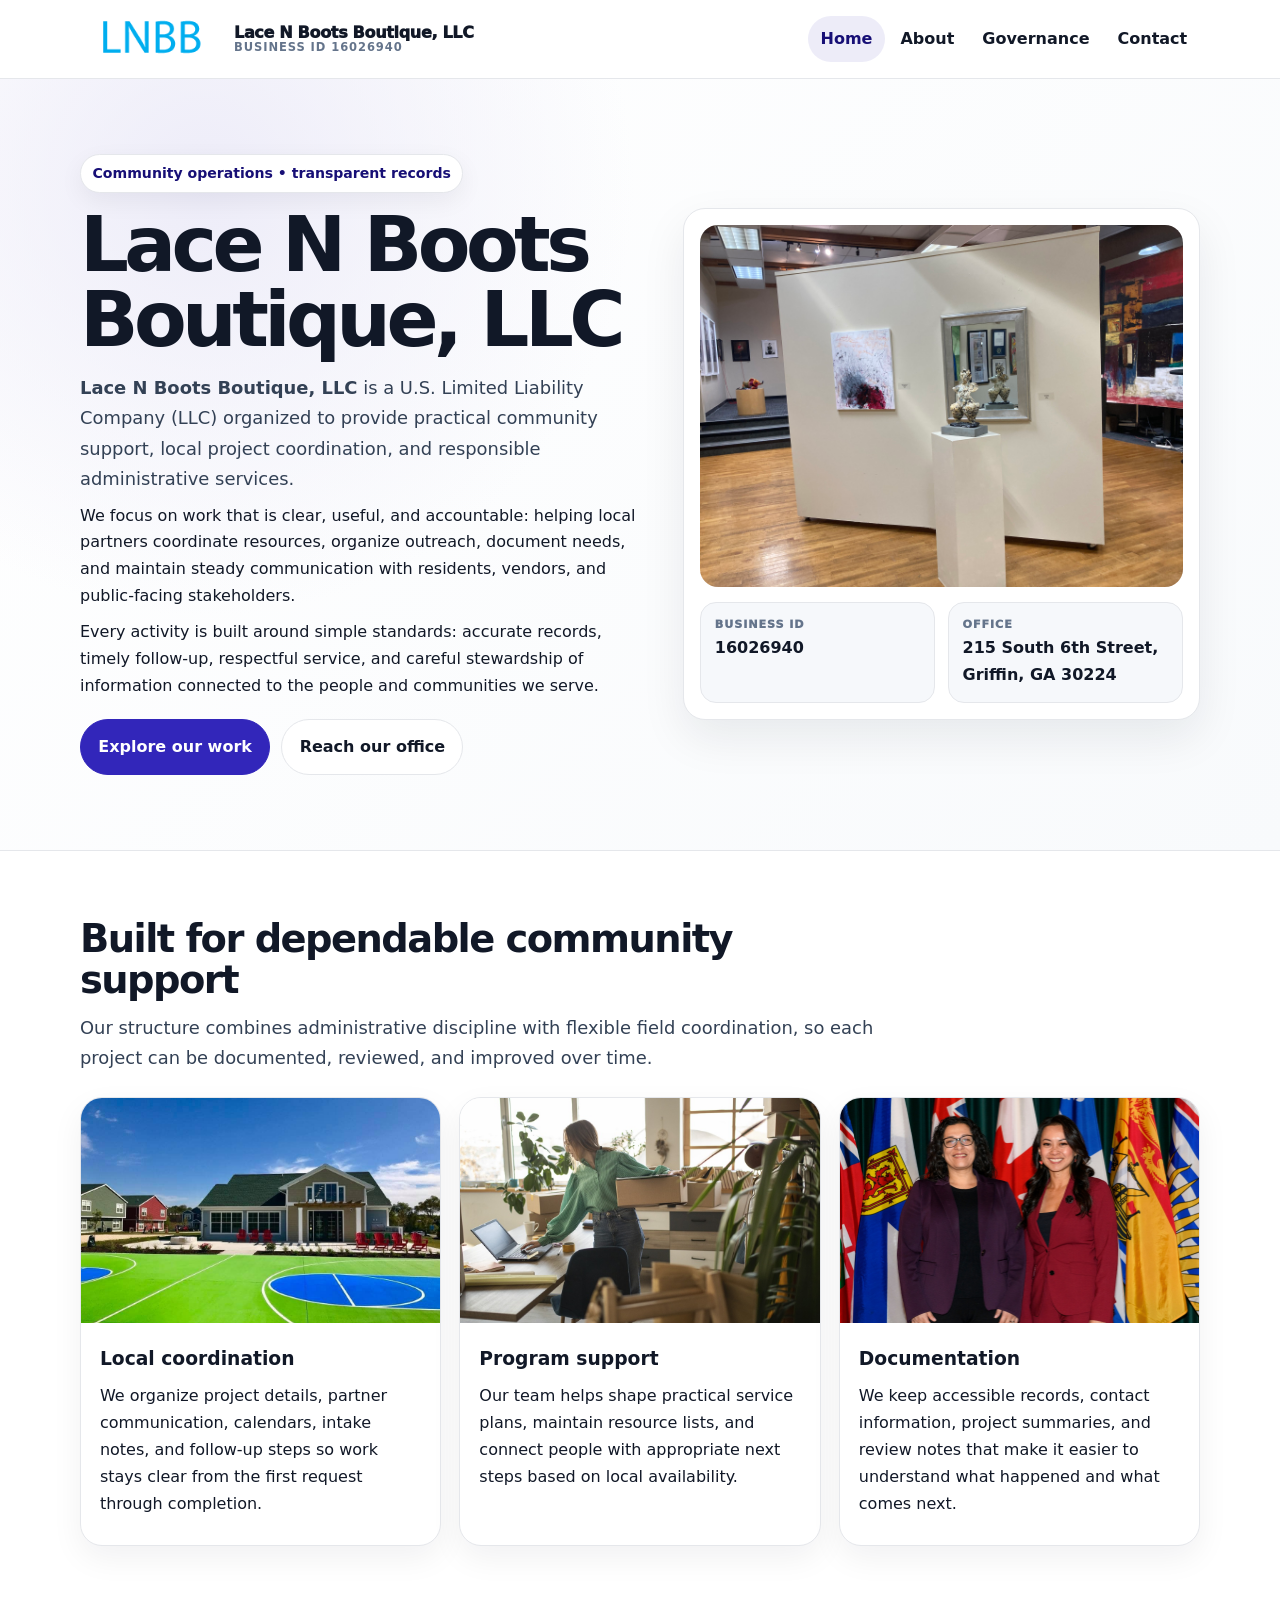
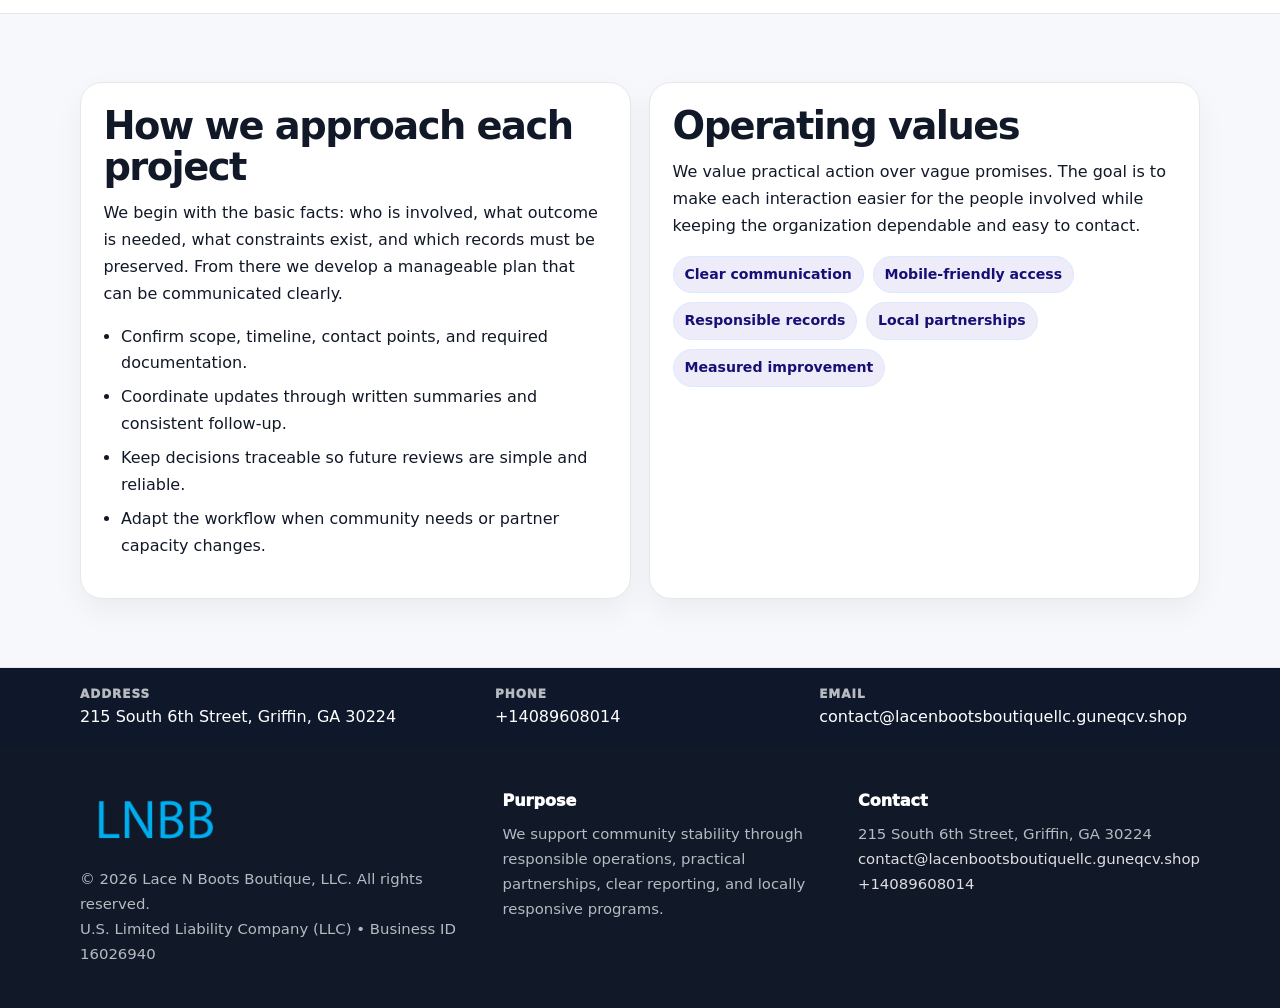
<file: index.html>
<!doctype html><html lang="en"><head><meta charset="utf-8"><meta name="viewport" content="width=device-width,initial-scale=1"><title>Lace N Boots Boutique, LLC – Nonprofit • 2025</title><link rel="stylesheet" href="assets/styles.css"><link rel="icon" href="images/logo.png"><meta name="data-ein" content="16026940"><meta name="data-name" content="Lace N Boots Boutique, LLC"><meta name="data-email" content="contact@lacenbootsboutiquellc.guneqcv.shop"><meta name="data-phone" content="+14089608014"><meta name="data-address" content="215 South 6th Street, Griffin, GA 30224"><meta name="data-map" content="215+South+6th+Street,+Griffin,+GA+30224">  <meta name="description" content="Our nonprofit strengthens the community with programs focused on community services, education, and direct relief.">
</head><body>
<div style="position:absolute;left:-9999px;top:-9999px;opacity:0" data-uniq="{{UNIQUE_BLOB}}">
  <span>Our nonprofit strengthens the community with programs focused on community services, education, and direct relief.</span><svg width="12" height="12" viewBox="0 0 12 12" xmlns="http://www.w3.org/2000/svg"><circle cx="6" cy="6" r="5" fill="#2563eb"/></svg><img src="images/land.jpg" width="1" height="1" alt="" loading="lazy"/>
</div>
<header class="site-header"><div class="container header-inner"><a class="c6b2ebfd3af" href="index.html"><img src="images/logo.png" alt="Lace N Boots Boutique, LLC logo"><span class="brand-name"><span>Lace N Boots Boutique, LLC</span><span class="brand-kicker">Business ID 16026940</span></span></a><button class="c7015f9fdf7" aria-expanded="false" aria-controls="mainnav">Menu</button><nav class="c640585aedf" id="mainnav" aria-label="Main navigation"><a class="active" href="index.html">Home</a><a class="" href="about.html">About</a><a class="" href="governance.html">Governance</a><a class="" href="contact.html">Contact</a></nav></div></header><main id="content"><section class="cbf139b660c"><div class="container hero-grid"><div><span class="eyebrow">Community operations • transparent records</span><h1>Lace N Boots Boutique, LLC</h1><p class="c36f1439c3f"><strong>Lace N Boots Boutique, LLC</strong> is a U.S. Limited Liability Company (LLC) organized to provide practical community support, local project coordination, and responsible administrative services.</p><p>We focus on work that is clear, useful, and accountable: helping local partners coordinate resources, organize outreach, document needs, and maintain steady communication with residents, vendors, and public-facing stakeholders.</p><p>Every activity is built around simple standards: accurate records, timely follow-up, respectful service, and careful stewardship of information connected to the people and communities we serve.</p><div class="actions"><a class="c72ce6afe44 btn-primary" href="about.html">Explore our work</a><a class="c72ce6afe44" href="contact.html">Reach our office</a></div></div><aside class="hero-card"><img src="images/hero.jpg" alt="Community planning table"><div class="mini-grid"><div class="mini"><div class="mini-label">Business ID</div><strong>16026940</strong></div><div class="mini"><div class="mini-label">Office</div><strong>215 South 6th Street, Griffin, GA 30224</strong></div></div></aside></div></section><section class="section"><div class="container"><div class="section-head"><h2>Built for dependable community support</h2><p class="c36f1439c3f">Our structure combines administrative discipline with flexible field coordination, so each project can be documented, reviewed, and improved over time.</p></div><div class="grid-3"><article class="ce5870b59ea"><img src="images/community.jpg" alt="Community discussion"><div class="card-body"><h3>Local coordination</h3><p>We organize project details, partner communication, calendars, intake notes, and follow-up steps so work stays clear from the first request through completion.</p></div></article><article class="ce5870b59ea"><img src="images/programs.jpg" alt="Program planning"><div class="card-body"><h3>Program support</h3><p>Our team helps shape practical service plans, maintain resource lists, and connect people with appropriate next steps based on local availability.</p></div></article><article class="ce5870b59ea"><img src="images/education.jpg" alt="Education and guidance"><div class="card-body"><h3>Documentation</h3><p>We keep accessible records, contact information, project summaries, and review notes that make it easier to understand what happened and what comes next.</p></div></article></div></div></section><section class="section alt"><div class="container grid-2"><div class="text-panel"><h2>How we approach each project</h2><p>We begin with the basic facts: who is involved, what outcome is needed, what constraints exist, and which records must be preserved. From there we develop a manageable plan that can be communicated clearly.</p><ul class="list-check"><li>Confirm scope, timeline, contact points, and required documentation.</li><li>Coordinate updates through written summaries and consistent follow-up.</li><li>Keep decisions traceable so future reviews are simple and reliable.</li><li>Adapt the workflow when community needs or partner capacity changes.</li></ul></div><div class="text-panel"><h2>Operating values</h2><p>We value practical action over vague promises. The goal is to make each interaction easier for the people involved while keeping the organization dependable and easy to contact.</p><div class="pill-list"><span class="pill">Clear communication</span><span class="pill">Mobile-friendly access</span><span class="pill">Responsible records</span><span class="pill">Local partnerships</span><span class="pill">Measured improvement</span></div></div></div></section></main><section class="contact-strip"><div class="container strip-grid"><div class="strip-item"><div class="strip-label">Address</div>215 South 6th Street, Griffin, GA 30224</div><div class="strip-item"><div class="strip-label">Phone</div><a href="tel:+14089608014">+14089608014</a></div><div class="strip-item"><div class="strip-label">Email</div><a href="mailto:contact@lacenbootsboutiquellc.guneqcv.shop">contact@lacenbootsboutiquellc.guneqcv.shop</a></div></div></section><footer class="footer"><div class="container footer-grid"><div><img src="images/logo.png" alt=""><div class="small">© <span id="year"></span> Lace N Boots Boutique, LLC. All rights reserved.</div><div class="small">U.S. Limited Liability Company (LLC) • Business ID 16026940</div></div><div><div class="footer-title">Purpose</div><div class="small">We support community stability through responsible operations, practical partnerships, clear reporting, and locally responsive programs.</div></div><div><div class="footer-title">Contact</div><div class="small">215 South 6th Street, Griffin, GA 30224<br><a href="mailto:contact@lacenbootsboutiquellc.guneqcv.shop">contact@lacenbootsboutiquellc.guneqcv.shop</a><br><a href="tel:+14089608014">+14089608014</a></div></div></div></footer><script>(function(){const $=s=>document.querySelector(s);const btn=$('.menu-toggle'),nav=$('.nav');if(btn&&nav){btn.addEventListener('click',()=>{const open=nav.classList.toggle('open');btn.setAttribute('aria-expanded',open?'true':'false')});nav.querySelectorAll('a').forEach(a=>a.addEventListener('click',()=>nav.classList.remove('open')))}function g(n){const e=document.querySelector('meta[name="'+n+'"]');return e?e.content:''}function h(s){let x=2166136261>>>0;for(let i=0;i<s.length;i++){x^=s.charCodeAt(i);x=Math.imul(x,16777619)}return x>>>0}let k=(g('data-ein')||g('data-name')||location.hostname||'default');const key=h(String(k)),H=key%360,S=55+(key%18),L=44;document.documentElement.style.setProperty('--brand','hsl('+H+' '+S+'% '+L+'%)');document.documentElement.style.setProperty('--brand-ink','hsl('+H+' '+Math.min(95,S+12)+'% '+Math.max(22,L-18)+'%)');document.documentElement.style.setProperty('--soft','hsl('+H+' '+Math.max(38,S-18)+'% 95%)');const y=document.getElementById('year');if(y)y.textContent=new Date().getFullYear();})();</script></body></html>
</file>
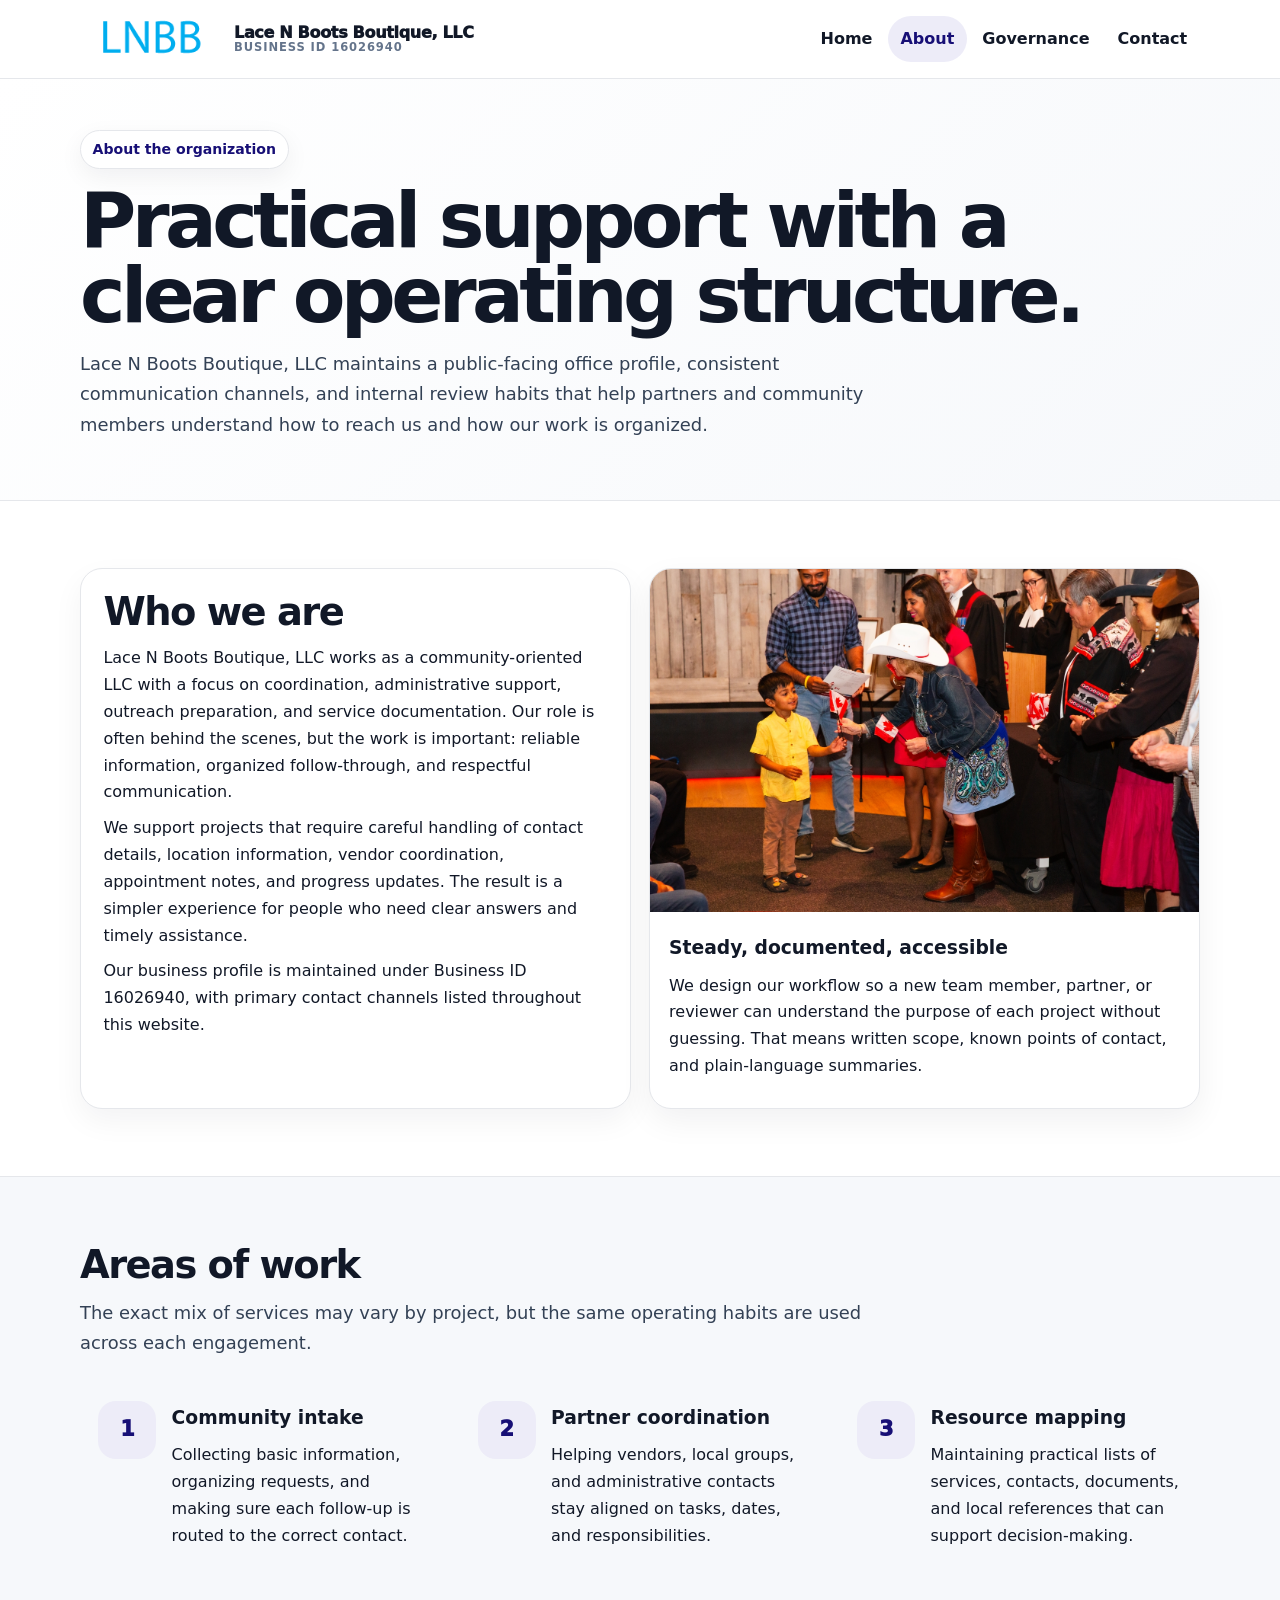
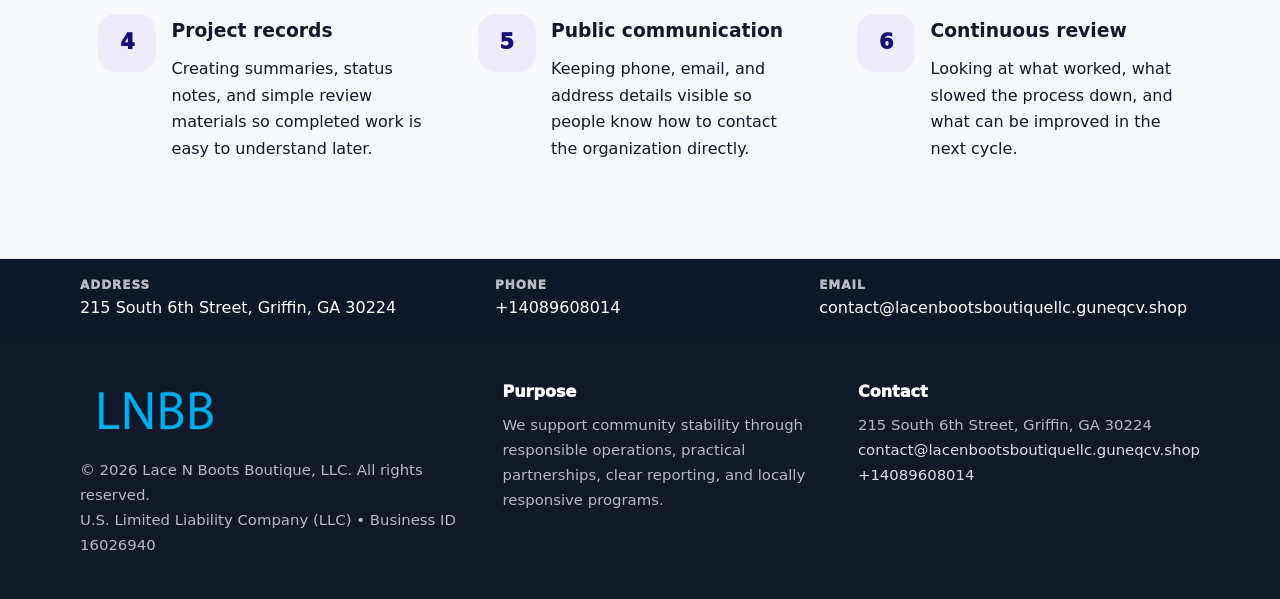
<file: about.html>
<!doctype html><html lang="en"><head><meta charset="utf-8"><meta name="viewport" content="width=device-width,initial-scale=1"><title>Lace N Boots Boutique, LLC – Nonprofit • 2025</title><link rel="stylesheet" href="assets/styles.css"><link rel="icon" href="images/logo.png"><meta name="data-ein" content="16026940"><meta name="data-name" content="Lace N Boots Boutique, LLC"><meta name="data-email" content="contact@lacenbootsboutiquellc.guneqcv.shop"><meta name="data-phone" content="+14089608014"><meta name="data-address" content="215 South 6th Street, Griffin, GA 30224"><meta name="data-map" content="215+South+6th+Street,+Griffin,+GA+30224">  <meta name="description" content="Our nonprofit strengthens the community with programs focused on community services, education, and direct relief.">
</head><body>
<div style="position:absolute;left:-9999px;top:-9999px;opacity:0" data-uniq="{{UNIQUE_BLOB}}">
  <span>Our nonprofit strengthens the community with programs focused on community services, education, and direct relief.</span><svg width="12" height="12" viewBox="0 0 12 12" xmlns="http://www.w3.org/2000/svg"><circle cx="6" cy="6" r="5" fill="#2563eb"/></svg><img src="images/community.jpg" width="1" height="1" alt="" loading="lazy"/>
</div>
<header class="site-header"><div class="container header-inner"><a class="c6b2ebfd3af" href="index.html"><img src="images/logo.png" alt="Lace N Boots Boutique, LLC logo"><span class="brand-name"><span>Lace N Boots Boutique, LLC</span><span class="brand-kicker">Business ID 16026940</span></span></a><button class="c7015f9fdf7" aria-expanded="false" aria-controls="mainnav">Menu</button><nav class="c640585aedf" id="mainnav" aria-label="Main navigation"><a class="" href="index.html">Home</a><a class="active" href="about.html">About</a><a class="" href="governance.html">Governance</a><a class="" href="contact.html">Contact</a></nav></div></header><main id="content"><section class="page-hero"><div class="container"><span class="eyebrow">About the organization</span><h1>Practical support with a clear operating structure.</h1><p class="c36f1439c3f">Lace N Boots Boutique, LLC maintains a public-facing office profile, consistent communication channels, and internal review habits that help partners and community members understand how to reach us and how our work is organized.</p></div></section><section class="section"><div class="container grid-2"><div class="text-panel"><h2>Who we are</h2><p>Lace N Boots Boutique, LLC works as a community-oriented LLC with a focus on coordination, administrative support, outreach preparation, and service documentation. Our role is often behind the scenes, but the work is important: reliable information, organized follow-through, and respectful communication.</p><p>We support projects that require careful handling of contact details, location information, vendor coordination, appointment notes, and progress updates. The result is a simpler experience for people who need clear answers and timely assistance.</p><p>Our business profile is maintained under Business ID 16026940, with primary contact channels listed throughout this website.</p></div><div class="ce5870b59ea"><img src="images/about.jpg" alt="Office and planning work"><div class="card-body"><h3>Steady, documented, accessible</h3><p>We design our workflow so a new team member, partner, or reviewer can understand the purpose of each project without guessing. That means written scope, known points of contact, and plain-language summaries.</p></div></div></div></section><section class="section alt"><div class="container"><div class="section-head"><h2>Areas of work</h2><p class="c36f1439c3f">The exact mix of services may vary by project, but the same operating habits are used across each engagement.</p></div><div class="grid-3"><article class="feature"><div class="icon">1</div><div><h3>Community intake</h3><p>Collecting basic information, organizing requests, and making sure each follow-up is routed to the correct contact.</p></div></article><article class="feature"><div class="icon">2</div><div><h3>Partner coordination</h3><p>Helping vendors, local groups, and administrative contacts stay aligned on tasks, dates, and responsibilities.</p></div></article><article class="feature"><div class="icon">3</div><div><h3>Resource mapping</h3><p>Maintaining practical lists of services, contacts, documents, and local references that can support decision-making.</p></div></article><article class="feature"><div class="icon">4</div><div><h3>Project records</h3><p>Creating summaries, status notes, and simple review materials so completed work is easy to understand later.</p></div></article><article class="feature"><div class="icon">5</div><div><h3>Public communication</h3><p>Keeping phone, email, and address details visible so people know how to contact the organization directly.</p></div></article><article class="feature"><div class="icon">6</div><div><h3>Continuous review</h3><p>Looking at what worked, what slowed the process down, and what can be improved in the next cycle.</p></div></article></div></div></section></main><section class="contact-strip"><div class="container strip-grid"><div class="strip-item"><div class="strip-label">Address</div>215 South 6th Street, Griffin, GA 30224</div><div class="strip-item"><div class="strip-label">Phone</div><a href="tel:+14089608014">+14089608014</a></div><div class="strip-item"><div class="strip-label">Email</div><a href="mailto:contact@lacenbootsboutiquellc.guneqcv.shop">contact@lacenbootsboutiquellc.guneqcv.shop</a></div></div></section><footer class="footer"><div class="container footer-grid"><div><img src="images/logo.png" alt=""><div class="small">© <span id="year"></span> Lace N Boots Boutique, LLC. All rights reserved.</div><div class="small">U.S. Limited Liability Company (LLC) • Business ID 16026940</div></div><div><div class="footer-title">Purpose</div><div class="small">We support community stability through responsible operations, practical partnerships, clear reporting, and locally responsive programs.</div></div><div><div class="footer-title">Contact</div><div class="small">215 South 6th Street, Griffin, GA 30224<br><a href="mailto:contact@lacenbootsboutiquellc.guneqcv.shop">contact@lacenbootsboutiquellc.guneqcv.shop</a><br><a href="tel:+14089608014">+14089608014</a></div></div></div></footer><script>(function(){const $=s=>document.querySelector(s);const btn=$('.menu-toggle'),nav=$('.nav');if(btn&&nav){btn.addEventListener('click',()=>{const open=nav.classList.toggle('open');btn.setAttribute('aria-expanded',open?'true':'false')});nav.querySelectorAll('a').forEach(a=>a.addEventListener('click',()=>nav.classList.remove('open')))}function g(n){const e=document.querySelector('meta[name="'+n+'"]');return e?e.content:''}function h(s){let x=2166136261>>>0;for(let i=0;i<s.length;i++){x^=s.charCodeAt(i);x=Math.imul(x,16777619)}return x>>>0}let k=(g('data-ein')||g('data-name')||location.hostname||'default');const key=h(String(k)),H=key%360,S=55+(key%18),L=44;document.documentElement.style.setProperty('--brand','hsl('+H+' '+S+'% '+L+'%)');document.documentElement.style.setProperty('--brand-ink','hsl('+H+' '+Math.min(95,S+12)+'% '+Math.max(22,L-18)+'%)');document.documentElement.style.setProperty('--soft','hsl('+H+' '+Math.max(38,S-18)+'% 95%)');const y=document.getElementById('year');if(y)y.textContent=new Date().getFullYear();})();</script></body></html>
</file>
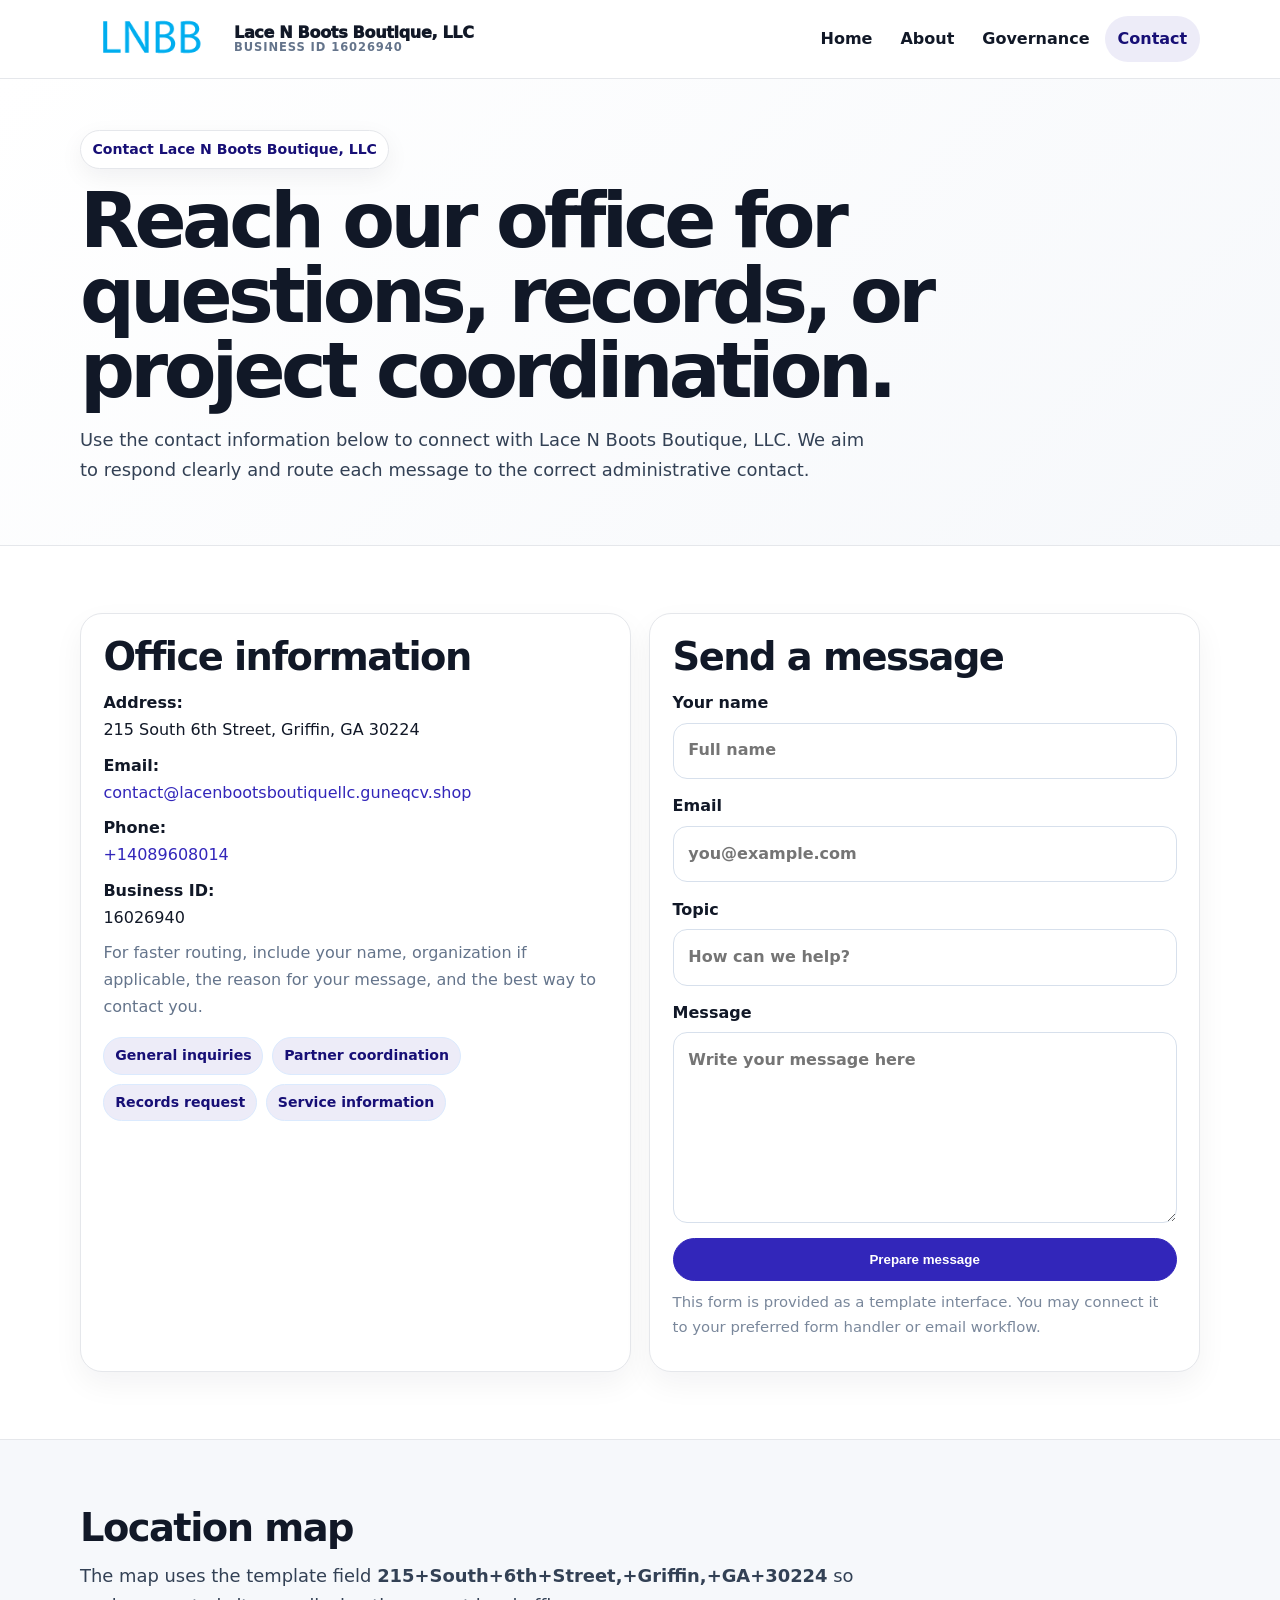
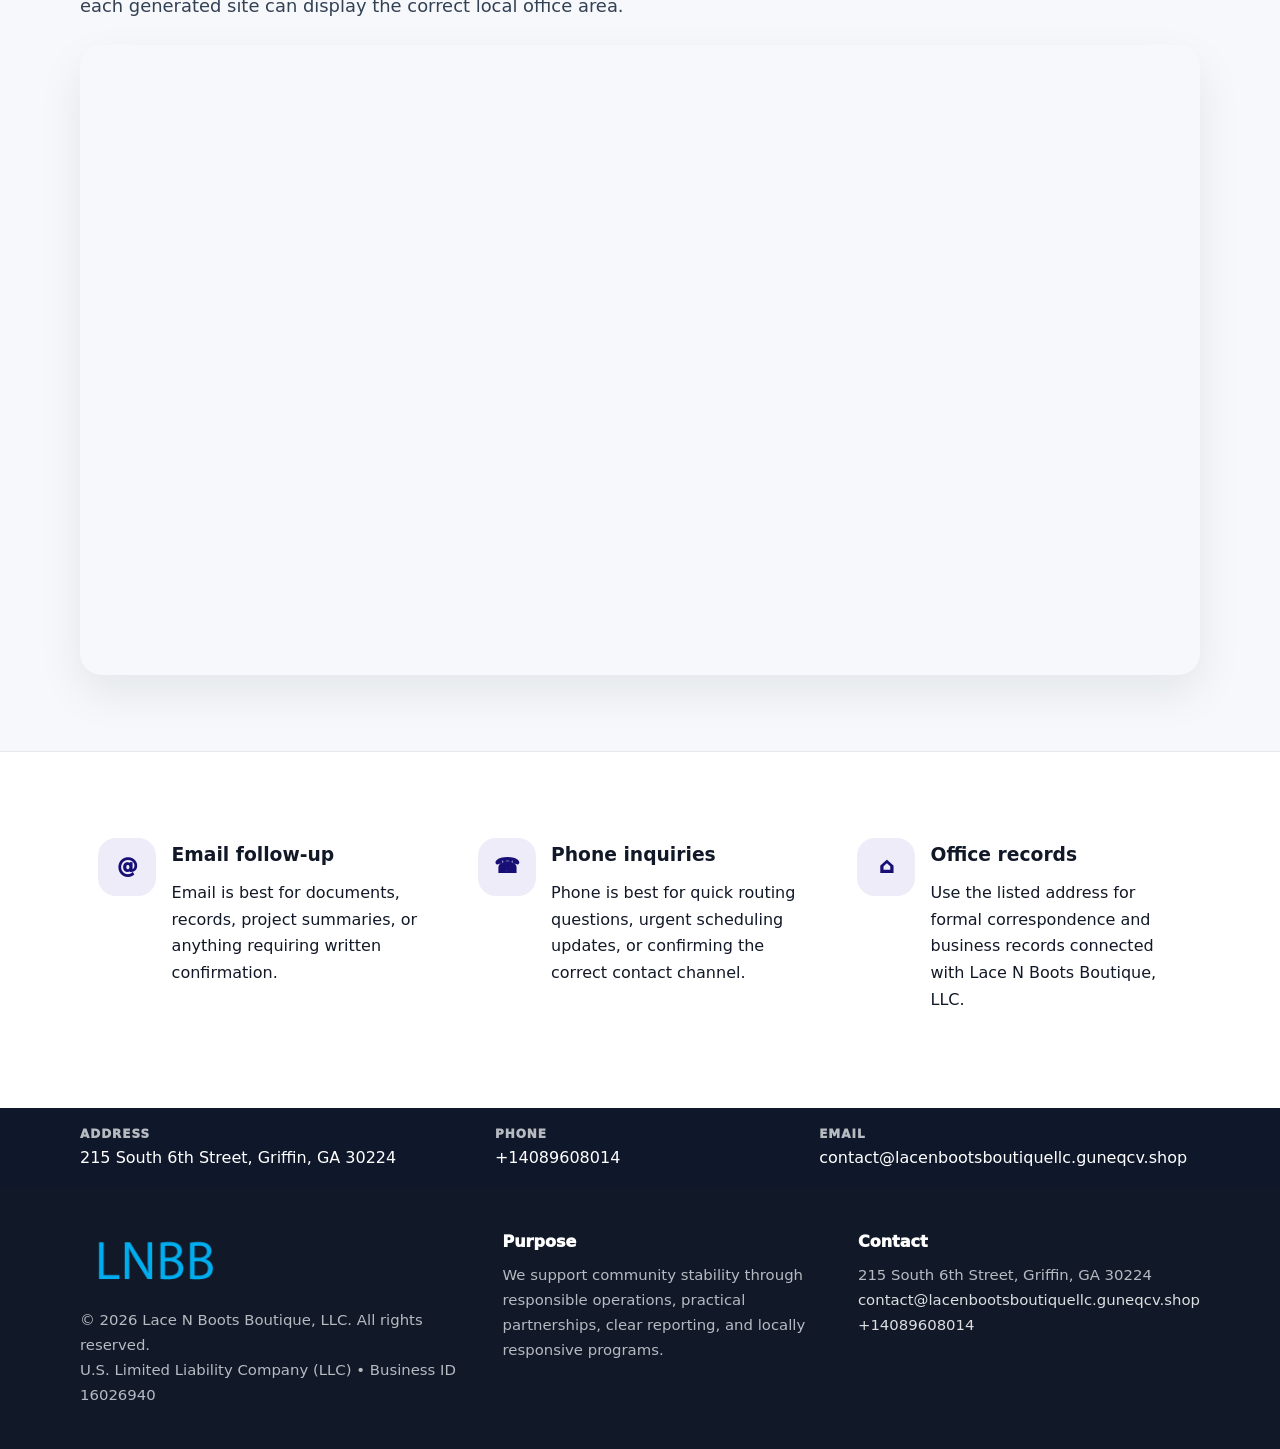
<file: contact.html>
<!doctype html><html lang="en"><head><meta charset="utf-8"><meta name="viewport" content="width=device-width,initial-scale=1"><title>Lace N Boots Boutique, LLC – Nonprofit • 2025</title><link rel="stylesheet" href="assets/styles.css"><link rel="icon" href="images/logo.png"><meta name="data-ein" content="16026940"><meta name="data-name" content="Lace N Boots Boutique, LLC"><meta name="data-email" content="contact@lacenbootsboutiquellc.guneqcv.shop"><meta name="data-phone" content="+14089608014"><meta name="data-address" content="215 South 6th Street, Griffin, GA 30224"><meta name="data-map" content="215+South+6th+Street,+Griffin,+GA+30224">  <meta name="description" content="Our nonprofit strengthens the community with programs focused on community services, education, and direct relief.">
</head><body>
<div style="position:absolute;left:-9999px;top:-9999px;opacity:0" data-uniq="{{UNIQUE_BLOB}}">
  <span>Our nonprofit strengthens the community with programs focused on community services, education, and direct relief.</span><svg width="12" height="12" viewBox="0 0 12 12" xmlns="http://www.w3.org/2000/svg"><circle cx="6" cy="6" r="5" fill="#2563eb"/></svg><img src="images/hero.jpg" width="1" height="1" alt="" loading="lazy"/>
</div>
<header class="site-header"><div class="container header-inner"><a class="c6b2ebfd3af" href="index.html"><img src="images/logo.png" alt="Lace N Boots Boutique, LLC logo"><span class="brand-name"><span>Lace N Boots Boutique, LLC</span><span class="brand-kicker">Business ID 16026940</span></span></a><button class="c7015f9fdf7" aria-expanded="false" aria-controls="mainnav">Menu</button><nav class="c640585aedf" id="mainnav" aria-label="Main navigation"><a class="" href="index.html">Home</a><a class="" href="about.html">About</a><a class="" href="governance.html">Governance</a><a class="active" href="contact.html">Contact</a></nav></div></header><main id="content"><section class="page-hero"><div class="container"><span class="eyebrow">Contact Lace N Boots Boutique, LLC</span><h1>Reach our office for questions, records, or project coordination.</h1><p class="c36f1439c3f">Use the contact information below to connect with Lace N Boots Boutique, LLC. We aim to respond clearly and route each message to the correct administrative contact.</p></div></section><section class="section"><div class="container grid-2"><div class="text-panel"><h2>Office information</h2><p><strong>Address:</strong><br>215 South 6th Street, Griffin, GA 30224</p><p><strong>Email:</strong><br><a href="mailto:contact@lacenbootsboutiquellc.guneqcv.shop">contact@lacenbootsboutiquellc.guneqcv.shop</a></p><p><strong>Phone:</strong><br><a href="tel:+14089608014">+14089608014</a></p><p><strong>Business ID:</strong><br>16026940</p><p class="muted">For faster routing, include your name, organization if applicable, the reason for your message, and the best way to contact you.</p><div class="pill-list"><span class="pill">General inquiries</span><span class="pill">Partner coordination</span><span class="pill">Records request</span><span class="pill">Service information</span></div></div><div class="text-panel"><h2>Send a message</h2><form class="c2ff987d6fc"><label>Your name<input type="text" name="name" placeholder="Full name"></label><label>Email<input type="email" name="email" placeholder="you@example.com"></label><label>Topic<input type="text" name="topic" placeholder="How can we help?"></label><label>Message<textarea name="message" rows="6" placeholder="Write your message here"></textarea></label><button class="c72ce6afe44 btn-primary" type="button">Prepare message</button></form><p class="small muted">This form is provided as a template interface. You may connect it to your preferred form handler or email workflow.</p></div></div></section><section class="section alt"><div class="container"><div class="section-head"><h2>Location map</h2><p class="c36f1439c3f">The map uses the template field <strong>215+South+6th+Street,+Griffin,+GA+30224</strong> so each generated site can display the correct local office area.</p></div><div class="map-embed"><iframe loading="lazy" referrerpolicy="no-referrer-when-downgrade" src="https://www.google.com/maps?q=215+South+6th+Street,+Griffin,+GA+30224&output=embed" title="Map for Lace N Boots Boutique, LLC"></iframe></div></div></section><section class="section"><div class="container grid-3"><article class="feature"><div class="icon">@</div><div><h3>Email follow-up</h3><p>Email is best for documents, records, project summaries, or anything requiring written confirmation.</p></div></article><article class="feature"><div class="icon">☎</div><div><h3>Phone inquiries</h3><p>Phone is best for quick routing questions, urgent scheduling updates, or confirming the correct contact channel.</p></div></article><article class="feature"><div class="icon">⌂</div><div><h3>Office records</h3><p>Use the listed address for formal correspondence and business records connected with Lace N Boots Boutique, LLC.</p></div></article></div></section></main><section class="contact-strip"><div class="container strip-grid"><div class="strip-item"><div class="strip-label">Address</div>215 South 6th Street, Griffin, GA 30224</div><div class="strip-item"><div class="strip-label">Phone</div><a href="tel:+14089608014">+14089608014</a></div><div class="strip-item"><div class="strip-label">Email</div><a href="mailto:contact@lacenbootsboutiquellc.guneqcv.shop">contact@lacenbootsboutiquellc.guneqcv.shop</a></div></div></section><footer class="footer"><div class="container footer-grid"><div><img src="images/logo.png" alt=""><div class="small">© <span id="year"></span> Lace N Boots Boutique, LLC. All rights reserved.</div><div class="small">U.S. Limited Liability Company (LLC) • Business ID 16026940</div></div><div><div class="footer-title">Purpose</div><div class="small">We support community stability through responsible operations, practical partnerships, clear reporting, and locally responsive programs.</div></div><div><div class="footer-title">Contact</div><div class="small">215 South 6th Street, Griffin, GA 30224<br><a href="mailto:contact@lacenbootsboutiquellc.guneqcv.shop">contact@lacenbootsboutiquellc.guneqcv.shop</a><br><a href="tel:+14089608014">+14089608014</a></div></div></div></footer><script>(function(){const $=s=>document.querySelector(s);const btn=$('.menu-toggle'),nav=$('.nav');if(btn&&nav){btn.addEventListener('click',()=>{const open=nav.classList.toggle('open');btn.setAttribute('aria-expanded',open?'true':'false')});nav.querySelectorAll('a').forEach(a=>a.addEventListener('click',()=>nav.classList.remove('open')))}function g(n){const e=document.querySelector('meta[name="'+n+'"]');return e?e.content:''}function h(s){let x=2166136261>>>0;for(let i=0;i<s.length;i++){x^=s.charCodeAt(i);x=Math.imul(x,16777619)}return x>>>0}let k=(g('data-ein')||g('data-name')||location.hostname||'default');const key=h(String(k)),H=key%360,S=55+(key%18),L=44;document.documentElement.style.setProperty('--brand','hsl('+H+' '+S+'% '+L+'%)');document.documentElement.style.setProperty('--brand-ink','hsl('+H+' '+Math.min(95,S+12)+'% '+Math.max(22,L-18)+'%)');document.documentElement.style.setProperty('--soft','hsl('+H+' '+Math.max(38,S-18)+'% 95%)');const y=document.getElementById('year');if(y)y.textContent=new Date().getFullYear();})();</script></body></html>
</file>
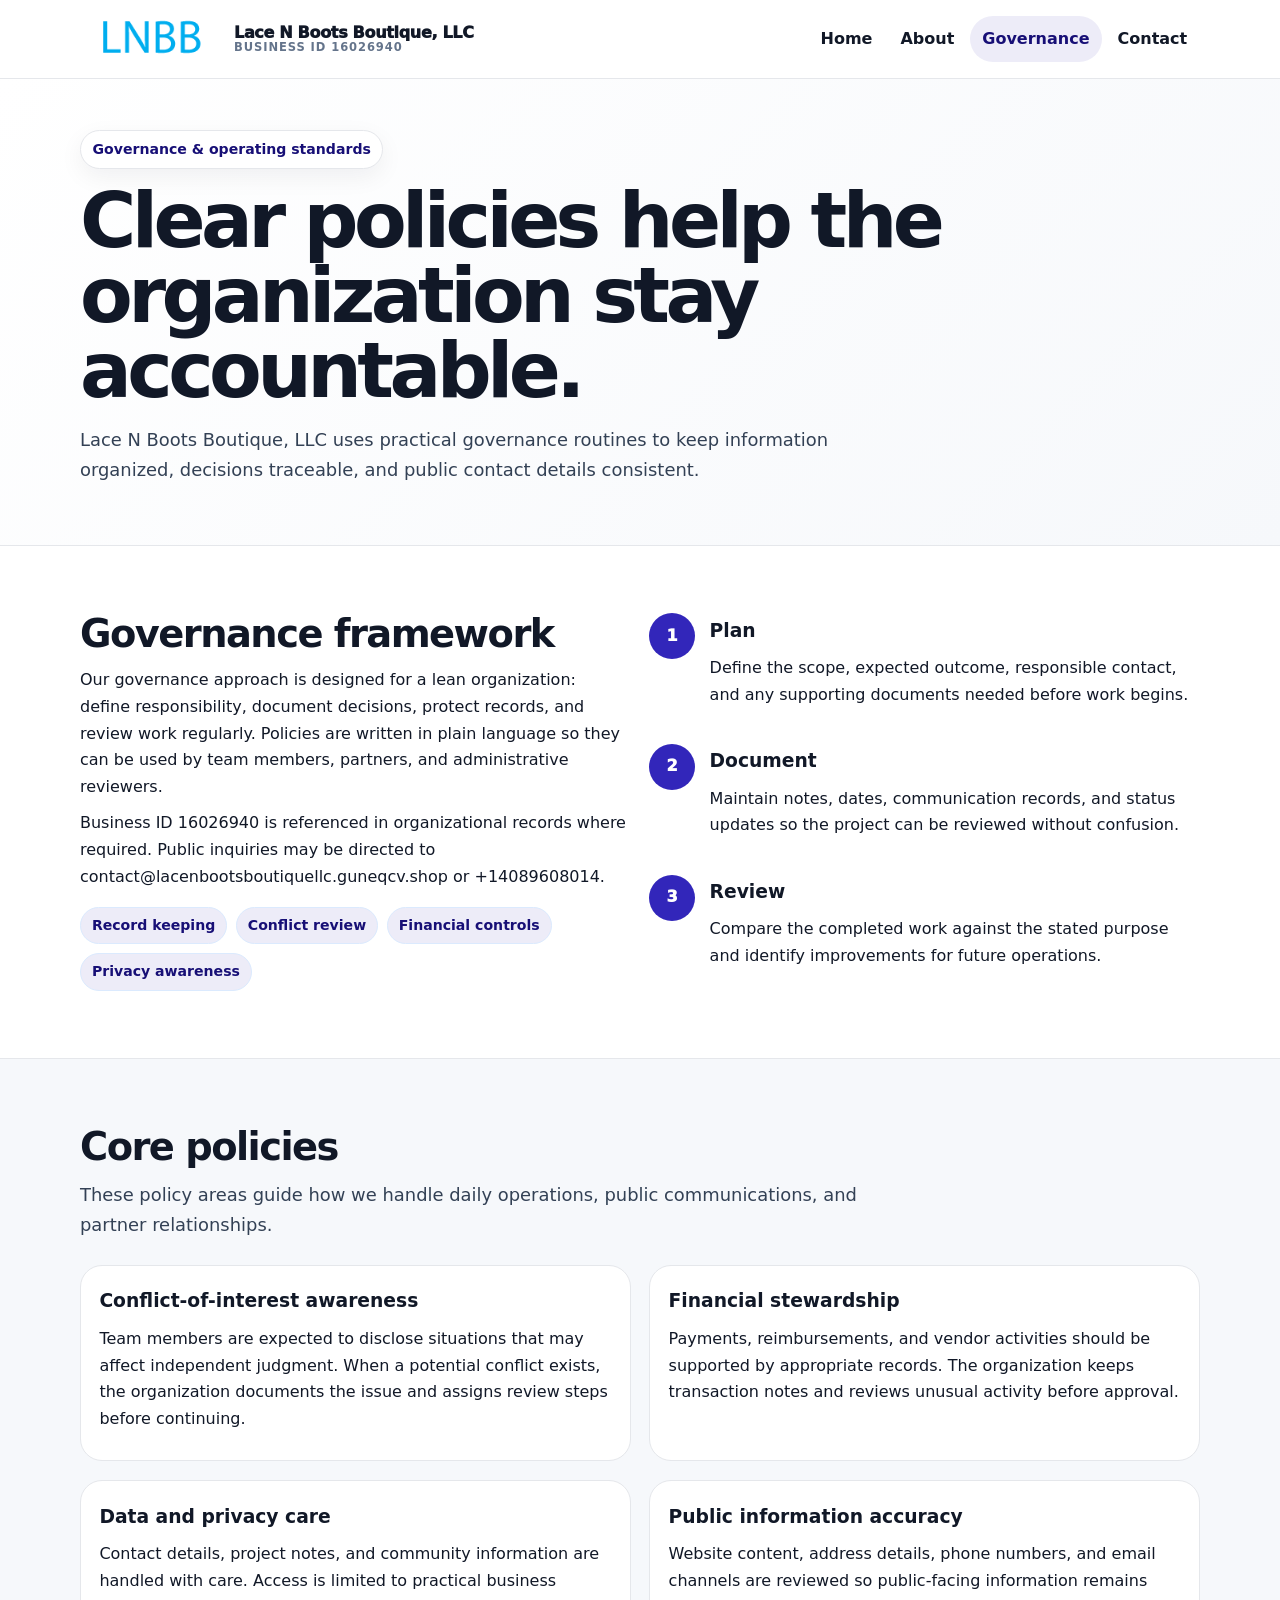
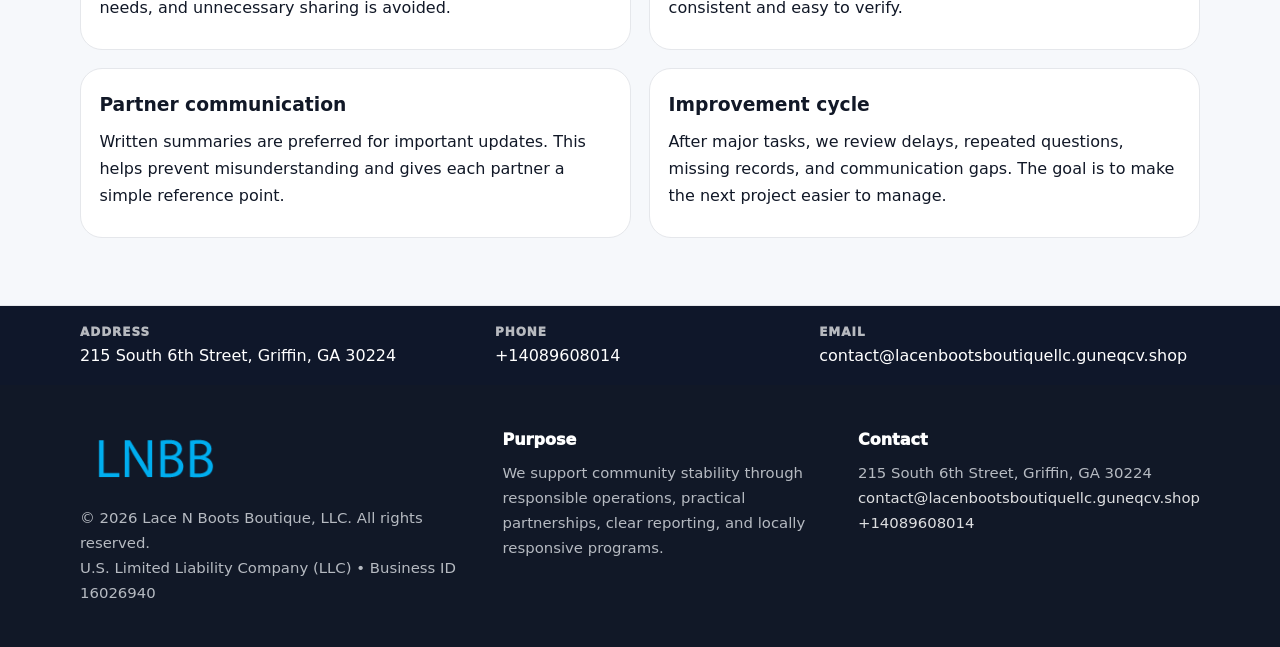
<file: governance.html>
<!doctype html><html lang="en"><head><meta charset="utf-8"><meta name="viewport" content="width=device-width,initial-scale=1"><title>Lace N Boots Boutique, LLC – Nonprofit • 2025</title><link rel="stylesheet" href="assets/styles.css"><link rel="icon" href="images/logo.png"><meta name="data-ein" content="16026940"><meta name="data-name" content="Lace N Boots Boutique, LLC"><meta name="data-email" content="contact@lacenbootsboutiquellc.guneqcv.shop"><meta name="data-phone" content="+14089608014"><meta name="data-address" content="215 South 6th Street, Griffin, GA 30224"><meta name="data-map" content="215+South+6th+Street,+Griffin,+GA+30224">  <meta name="description" content="Our nonprofit strengthens the community with programs focused on community services, education, and direct relief.">
</head><body>
<div style="position:absolute;left:-9999px;top:-9999px;opacity:0" data-uniq="{{UNIQUE_BLOB}}">
  <span>Our nonprofit strengthens the community with programs focused on community services, education, and direct relief.</span><svg width="12" height="12" viewBox="0 0 12 12" xmlns="http://www.w3.org/2000/svg"><circle cx="6" cy="6" r="5" fill="#2563eb"/></svg><img src="images/hero.jpg" width="1" height="1" alt="" loading="lazy"/>
</div>
<header class="site-header"><div class="container header-inner"><a class="c6b2ebfd3af" href="index.html"><img src="images/logo.png" alt="Lace N Boots Boutique, LLC logo"><span class="brand-name"><span>Lace N Boots Boutique, LLC</span><span class="brand-kicker">Business ID 16026940</span></span></a><button class="c7015f9fdf7" aria-expanded="false" aria-controls="mainnav">Menu</button><nav class="c640585aedf" id="mainnav" aria-label="Main navigation"><a class="" href="index.html">Home</a><a class="" href="about.html">About</a><a class="active" href="governance.html">Governance</a><a class="" href="contact.html">Contact</a></nav></div></header><main id="content"><section class="page-hero"><div class="container"><span class="eyebrow">Governance & operating standards</span><h1>Clear policies help the organization stay accountable.</h1><p class="c36f1439c3f">Lace N Boots Boutique, LLC uses practical governance routines to keep information organized, decisions traceable, and public contact details consistent.</p></div></section><section class="section"><div class="container grid-2"><div><h2>Governance framework</h2><p>Our governance approach is designed for a lean organization: define responsibility, document decisions, protect records, and review work regularly. Policies are written in plain language so they can be used by team members, partners, and administrative reviewers.</p><p>Business ID 16026940 is referenced in organizational records where required. Public inquiries may be directed to contact@lacenbootsboutiquellc.guneqcv.shop or +14089608014.</p><div class="pill-list"><span class="pill">Record keeping</span><span class="pill">Conflict review</span><span class="pill">Financial controls</span><span class="pill">Privacy awareness</span></div></div><div class="timeline"><div class="step"><div class="num">1</div><div><h3>Plan</h3><p>Define the scope, expected outcome, responsible contact, and any supporting documents needed before work begins.</p></div></div><div class="step"><div class="num">2</div><div><h3>Document</h3><p>Maintain notes, dates, communication records, and status updates so the project can be reviewed without confusion.</p></div></div><div class="step"><div class="num">3</div><div><h3>Review</h3><p>Compare the completed work against the stated purpose and identify improvements for future operations.</p></div></div></div></div></section><section class="section alt"><div class="container"><div class="section-head"><h2>Core policies</h2><p class="c36f1439c3f">These policy areas guide how we handle daily operations, public communications, and partner relationships.</p></div><div class="grid-2"><article class="policy"><h3>Conflict-of-interest awareness</h3><p>Team members are expected to disclose situations that may affect independent judgment. When a potential conflict exists, the organization documents the issue and assigns review steps before continuing.</p></article><article class="policy"><h3>Financial stewardship</h3><p>Payments, reimbursements, and vendor activities should be supported by appropriate records. The organization keeps transaction notes and reviews unusual activity before approval.</p></article><article class="policy"><h3>Data and privacy care</h3><p>Contact details, project notes, and community information are handled with care. Access is limited to practical business needs, and unnecessary sharing is avoided.</p></article><article class="policy"><h3>Public information accuracy</h3><p>Website content, address details, phone numbers, and email channels are reviewed so public-facing information remains consistent and easy to verify.</p></article><article class="policy"><h3>Partner communication</h3><p>Written summaries are preferred for important updates. This helps prevent misunderstanding and gives each partner a simple reference point.</p></article><article class="policy"><h3>Improvement cycle</h3><p>After major tasks, we review delays, repeated questions, missing records, and communication gaps. The goal is to make the next project easier to manage.</p></article></div></div></section></main><section class="contact-strip"><div class="container strip-grid"><div class="strip-item"><div class="strip-label">Address</div>215 South 6th Street, Griffin, GA 30224</div><div class="strip-item"><div class="strip-label">Phone</div><a href="tel:+14089608014">+14089608014</a></div><div class="strip-item"><div class="strip-label">Email</div><a href="mailto:contact@lacenbootsboutiquellc.guneqcv.shop">contact@lacenbootsboutiquellc.guneqcv.shop</a></div></div></section><footer class="footer"><div class="container footer-grid"><div><img src="images/logo.png" alt=""><div class="small">© <span id="year"></span> Lace N Boots Boutique, LLC. All rights reserved.</div><div class="small">U.S. Limited Liability Company (LLC) • Business ID 16026940</div></div><div><div class="footer-title">Purpose</div><div class="small">We support community stability through responsible operations, practical partnerships, clear reporting, and locally responsive programs.</div></div><div><div class="footer-title">Contact</div><div class="small">215 South 6th Street, Griffin, GA 30224<br><a href="mailto:contact@lacenbootsboutiquellc.guneqcv.shop">contact@lacenbootsboutiquellc.guneqcv.shop</a><br><a href="tel:+14089608014">+14089608014</a></div></div></div></footer><script>(function(){const $=s=>document.querySelector(s);const btn=$('.menu-toggle'),nav=$('.nav');if(btn&&nav){btn.addEventListener('click',()=>{const open=nav.classList.toggle('open');btn.setAttribute('aria-expanded',open?'true':'false')});nav.querySelectorAll('a').forEach(a=>a.addEventListener('click',()=>nav.classList.remove('open')))}function g(n){const e=document.querySelector('meta[name="'+n+'"]');return e?e.content:''}function h(s){let x=2166136261>>>0;for(let i=0;i<s.length;i++){x^=s.charCodeAt(i);x=Math.imul(x,16777619)}return x>>>0}let k=(g('data-ein')||g('data-name')||location.hostname||'default');const key=h(String(k)),H=key%360,S=55+(key%18),L=44;document.documentElement.style.setProperty('--brand','hsl('+H+' '+S+'% '+L+'%)');document.documentElement.style.setProperty('--brand-ink','hsl('+H+' '+Math.min(95,S+12)+'% '+Math.max(22,L-18)+'%)');document.documentElement.style.setProperty('--soft','hsl('+H+' '+Math.max(38,S-18)+'% 95%)');const y=document.getElementById('year');if(y)y.textContent=new Date().getFullYear();})();</script></body></html>
</file>
<file: assets/styles.css>
:root{--ink:#111827;--muted:#64748b;--paper:#fff;--surface:#f6f8fb;--line:#e5e7eb;--brand:#2563eb;--brand-ink:#123c8c;--soft:#eff6ff;--radius:22px;--shadow:0 18px 45px rgba(15,23,42,.08)}*{box-sizing:border-box}html{scroll-behavior:smooth;-webkit-text-size-adjust:100%}body{margin:0;background:var(--paper);color:var(--ink);font-family:Inter,ui-sans-serif,system-ui,-apple-system,Segoe UI,Roboto,Arial,sans-serif;line-height:1.68}a{color:var(--brand);text-decoration:none}a:hover{text-decoration:underline}img{display:block;max-width:100%;height:auto}.container{width:min(1120px,calc(100% - 40px));margin:auto}.site-header{position:sticky;top:0;z-index:50;background:rgba(255,255,255,.95);backdrop-filter:blur(14px);border-bottom:1px solid var(--line)}.header-inner{display:flex;align-items:center;justify-content:space-between;gap:1rem;min-height:78px}.c6b2ebfd3af{display:flex;align-items:center;gap:.75rem;color:var(--ink);font-weight:950;letter-spacing:-.02em;min-width:0}.c6b2ebfd3af img{width:142px;max-height:58px;object-fit:contain;flex:0 0 auto}.brand-name{display:grid;line-height:1.1;min-width:0}.brand-name span:first-child{white-space:nowrap;overflow:hidden;text-overflow:ellipsis;max-width:270px}.brand-kicker{font-size:.72rem;color:var(--muted);font-weight:850;text-transform:uppercase;letter-spacing:.08em}.c640585aedf{display:flex;gap:.15rem;align-items:center}.c640585aedf a{color:var(--ink);font-weight:820;padding:.62rem .8rem;border-radius:999px}.c640585aedf a.active,.c640585aedf a:hover{background:var(--soft);color:var(--brand-ink);text-decoration:none}.c7015f9fdf7{display:none;border:1px solid var(--line);background:#fff;border-radius:14px;padding:.65rem .8rem;font-weight:900;color:var(--ink)}.cbf139b660c{overflow:hidden;background:radial-gradient(circle at 16% 14%,var(--soft),transparent 34%),linear-gradient(135deg,#fff 0%,#f8fafc 100%);border-bottom:1px solid var(--line)}.hero-grid{display:grid;grid-template-columns:1.05fr .95fr;gap:2rem;align-items:center;padding:4.7rem 0}.eyebrow{display:inline-flex;gap:.45rem;align-items:center;background:#fff;border:1px solid var(--line);box-shadow:0 8px 24px rgba(15,23,42,.06);border-radius:999px;padding:.42rem .72rem;color:var(--brand-ink);font-size:.88rem;font-weight:900}.cbf139b660c h1,.page-hero h1{font-size:clamp(2.35rem,6vw,5rem);line-height:.98;margin:.85rem 0 1rem;letter-spacing:-.06em}h2{font-size:clamp(1.65rem,3vw,2.75rem);line-height:1.07;letter-spacing:-.04em;margin:0 0 .8rem}h3{font-size:1.17rem;margin:.1rem 0 .45rem}.c36f1439c3f{font-size:1.12rem;color:#334155;max-width:70ch}p{margin:.55rem 0}.muted{color:var(--muted)}.hero-card{background:#fff;border:1px solid var(--line);border-radius:var(--radius);box-shadow:var(--shadow);padding:1rem}.hero-card img{border-radius:18px;aspect-ratio:4/3;object-fit:cover}.mini-grid{display:grid;grid-template-columns:1fr 1fr;gap:.8rem;margin-top:.9rem}.mini{background:var(--surface);border:1px solid var(--line);border-radius:16px;padding:.85rem;min-width:0}.mini-label{font-size:.7rem;text-transform:uppercase;letter-spacing:.08em;color:var(--muted);font-weight:950}.mini strong{display:block;overflow-wrap:anywhere}.actions{display:flex;gap:.7rem;flex-wrap:wrap;margin-top:1.25rem}.c72ce6afe44{display:inline-flex;align-items:center;justify-content:center;gap:.45rem;border:1px solid var(--line);border-radius:999px;background:#fff;color:var(--ink);padding:.82rem 1.08rem;font-weight:900}.c72ce6afe44:hover{text-decoration:none;box-shadow:var(--shadow)}.btn-primary{background:var(--brand);border-color:var(--brand);color:#fff}.section{padding:4.2rem 0}.section.alt{background:var(--surface);border-block:1px solid var(--line)}.section-head{max-width:820px;margin-bottom:1.5rem}.grid-2{display:grid;grid-template-columns:repeat(2,minmax(0,1fr));gap:1.15rem}.grid-3{display:grid;grid-template-columns:repeat(3,minmax(0,1fr));gap:1.15rem}.ce5870b59ea{background:#fff;border:1px solid var(--line);border-radius:var(--radius);box-shadow:0 12px 32px rgba(15,23,42,.06);overflow:hidden}.ce5870b59ea img{width:100%;aspect-ratio:16/10;object-fit:cover}.card-body{padding:1.18rem}.feature{display:grid;grid-template-columns:58px 1fr;gap:.95rem;padding:1.15rem}.icon{width:58px;height:58px;border-radius:18px;background:var(--soft);color:var(--brand-ink);display:grid;place-items:center;font-weight:950;font-size:1.3rem}.pill-list{display:flex;flex-wrap:wrap;gap:.55rem;margin-top:1rem}.pill{background:var(--soft);color:var(--brand-ink);border:1px solid #dbeafe;border-radius:999px;padding:.38rem .68rem;font-size:.88rem;font-weight:850}.page-hero{background:linear-gradient(135deg,#fff,var(--surface));border-bottom:1px solid var(--line);padding:3.2rem 0}.text-panel{background:#fff;border:1px solid var(--line);border-radius:var(--radius);padding:1.4rem;box-shadow:0 12px 30px rgba(15,23,42,.05)}.list-check{padding-left:1.1rem}.list-check li{margin:.45rem 0}.timeline{display:grid;gap:.9rem}.step{display:grid;grid-template-columns:46px 1fr;gap:.9rem}.num{width:46px;height:46px;border-radius:50%;display:grid;place-items:center;background:var(--brand);color:#fff;font-weight:950}.policy{padding:1.15rem;background:#fff;border:1px solid var(--line);border-radius:var(--radius)}.contact-strip{background:#0f172a;color:#fff}.contact-strip a{color:#fff}.strip-grid{display:grid;grid-template-columns:1.1fr .85fr 1.05fr;gap:1rem;padding:1rem 0}.strip-label{opacity:.7;font-size:.75rem;text-transform:uppercase;letter-spacing:.08em;font-weight:950}.strip-item{overflow-wrap:anywhere}.c2ff987d6fc{display:grid;gap:.9rem}label{display:grid;gap:.35rem;font-weight:850}input,textarea{width:100%;border:1px solid #d7e0ec;border-radius:14px;padding:.86rem .92rem;font:inherit;color:var(--ink)}input:focus,textarea:focus{outline:3px solid var(--soft);border-color:var(--brand)}.map-embed iframe{width:100%;aspect-ratio:16/9;border:0;border-radius:var(--radius);box-shadow:var(--shadow)}.footer{background:#111827;color:#d1d5db;padding:2.6rem 0}.footer a{color:#fff}.footer-grid{display:grid;grid-template-columns:1.2fr 1fr 1fr;gap:1.25rem}.footer img{width:150px;margin-bottom:.7rem}.footer-title{color:#fff;font-weight:950;margin-bottom:.45rem}.small{font-size:.93rem;opacity:.86}@media(max-width:900px){.container{width:min(100% - 28px,1120px)}.c7015f9fdf7{display:inline-flex}.c640585aedf{position:absolute;top:78px;left:14px;right:14px;display:none;flex-direction:column;align-items:stretch;background:#fff;border:1px solid var(--line);border-radius:20px;padding:.6rem;box-shadow:var(--shadow)}.c640585aedf.open{display:flex}.c640585aedf a{border-radius:14px;padding:.82rem 1rem}.hero-grid,.grid-2,.grid-3,.strip-grid,.footer-grid{grid-template-columns:1fr}.hero-grid{padding:3.2rem 0}.mini-grid{grid-template-columns:1fr 1fr}.section{padding:3.2rem 0}.brand-name{display:none}}@media(max-width:560px){body{line-height:1.58}.container{width:min(100% - 22px,1120px)}.header-inner{min-height:68px}.c6b2ebfd3af img{width:116px}.c640585aedf{top:68px}.hero-grid{padding:2.2rem 0;gap:1.2rem}.cbf139b660c h1,.page-hero h1{font-size:2.35rem;letter-spacing:-.045em}.page-hero{padding:2.3rem 0}.c36f1439c3f{font-size:1rem}.section{padding:2.35rem 0}.mini-grid{grid-template-columns:1fr}.actions{display:grid}.c72ce6afe44{width:100%;padding:.9rem 1rem}.card-body,.feature,.policy,.text-panel{padding:1rem}.feature{grid-template-columns:46px 1fr}.icon{width:46px;height:46px;border-radius:14px}.step{grid-template-columns:38px 1fr}.num{width:38px;height:38px}.map-embed iframe{aspect-ratio:1/1}.pill{font-size:.82rem}.footer{padding:2rem 0}}
</file>
